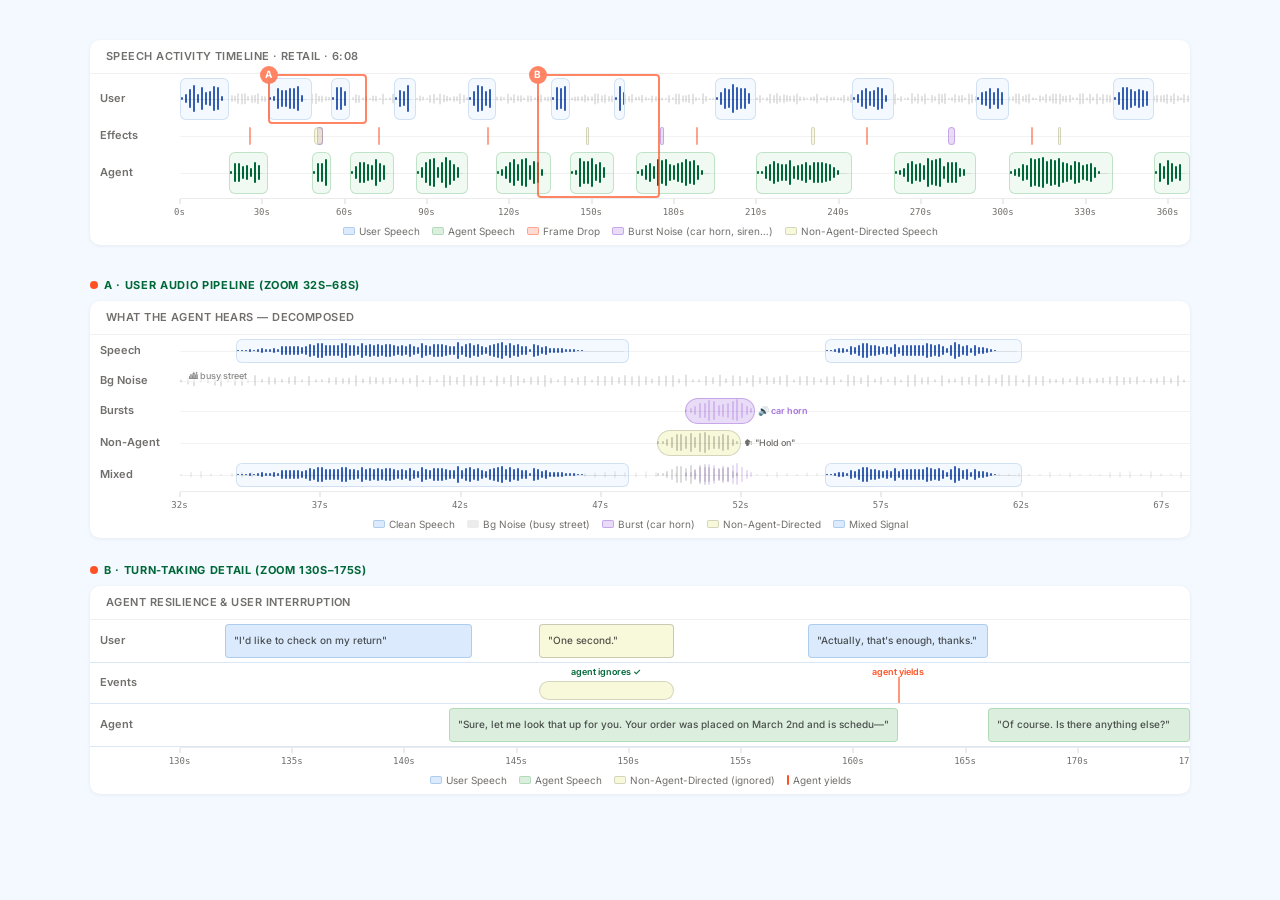
<file: benchmarks/src/experiments/tau_voice/visualization/blog_figure.html>
<!DOCTYPE html>
<html lang="en">
<head>
  <meta charset="UTF-8">
  <meta name="viewport" content="width=device-width, initial-scale=1.0">
  <title>τ-voice · Blog Figure – Simulation Overview</title>
  <link href="https://fonts.googleapis.com/css2?family=Inter:wght@300;400;500;600;700&display=swap" rel="stylesheet">
  <style>
    :root {
      --green: #006838;
      --green-tint: rgba(79, 175, 98, 0.2);
      --charcoal: #302E2D;
      --text: rgba(17, 17, 17, 0.72);
      --text-label: #716F6C;
      --bone: #FAFBFF;
      --page-bg: #F3F9FE;
      --taupe: #625E5B;
      --gray: #C1BCB7;
      --gray-light: rgba(69, 132, 198, 0.2);
      --gray-dark: #898683;
      --orange: #F96205;
      --orange-mid: #EC881B;
      --blue: #345EB2;
      --blue-accent: #4584C6;
      --blue-light: #DBEBFD;
      --purple: #A673DE;
      --purple-light: rgba(166, 115, 222, 0.25);
      --yellow: rgba(235, 235, 152, 0.35);
      --red: #FF5224;
      --sans: 'Inter', -apple-system, BlinkMacSystemFont, sans-serif;
      --mono: 'SF Mono', 'Menlo', 'Consolas', monospace;
    }

    * { margin: 0; padding: 0; box-sizing: border-box; }

    body {
      font-family: var(--sans);
      color: var(--text);
      background: var(--page-bg);
      line-height: 1.5;
      -webkit-font-smoothing: antialiased;
      padding: 40px 24px 60px;
    }

    .figure-container {
      max-width: 1100px;
      margin: 0 auto;
    }

    .figure-title {
      font-size: 14px;
      font-weight: 600;
      color: var(--taupe);
      text-transform: uppercase;
      letter-spacing: 0.06em;
      margin-bottom: 16px;
      text-align: center;
    }

    .figure-caption {
      font-size: 13px;
      color: var(--taupe);
      text-align: center;
      margin-top: 16px;
      line-height: 1.6;
      max-width: 800px;
      margin-left: auto;
      margin-right: auto;
    }

    /* ── Shared track-row layout — lean style ── */
    .track-area {
      position: relative;
      background: #fff;
      border-radius: 10px;
      overflow: hidden;
      box-shadow: 0 1px 4px rgba(0,0,0,0.06);
    }

    .track-header {
      display: flex;
      align-items: center;
      gap: 8px;
      padding: 8px 16px;
      font-size: 11px;
      font-weight: 600;
      color: var(--text-label);
      text-transform: uppercase;
      letter-spacing: 0.04em;
      border-bottom: 1px solid rgba(0,0,0,0.06);
    }

    .track-row {
      display: flex;
    }

    .track-row:last-child { }

    .track-label {
      width: 90px;
      flex-shrink: 0;
      display: flex;
      align-items: center;
      gap: 5px;
      padding: 0 10px;
      font-size: 11px;
      font-weight: 600;
      color: var(--text-label);
    }

    .track-accent {
      display: none;
    }

    .track-content {
      flex: 1;
      min-width: 0;
      position: relative;
      overflow: hidden;
    }

    .track-content::after {
      content: '';
      position: absolute;
      top: 50%;
      left: 0;
      right: 0;
      height: 1px;
      background: rgba(0,0,0,0.05);
    }

    /* Speech blocks */
    .speech {
      position: absolute;
      border-radius: 6px;
      cursor: default;
    }

    .speech::after {
      content: '';
      position: absolute;
      top: 50%;
      left: 4px;
      right: 4px;
      height: 1px;
      background: rgba(0,0,0,0.06);
    }

    .speech-user {
      top: 4px; bottom: 4px;
      background: var(--page-bg);
      border: 1.5px solid var(--gray-light);
    }

    .speech-agent {
      top: 4px; bottom: 4px;
      background: rgba(79, 175, 98, 0.08);
      border: 1.5px solid rgba(79, 175, 98, 0.3);
    }

    /* Waveform bars — drawn from center, symmetric */
    .bar {
      position: absolute;
      width: 2px;
      border-radius: 1px;
    }

    .bar-user { background: var(--blue); }
    .bar-agent { background: var(--green); }

    /* Effect markers — softer colors matching SVG style */
    .effect-marker {
      position: absolute;
      top: 3px;
      bottom: 3px;
      border-radius: 14px;
    }

    .effect-frame-drop {
      background: rgba(255, 82, 36, 0.2);
      border: 1px solid rgba(255, 82, 36, 0.4);
    }

    .effect-burst {
      background: var(--purple-light);
      border: 1px solid rgba(166, 115, 222, 0.5);
    }

    .effect-oot {
      background: var(--yellow);
      border: 1px solid rgba(17, 17, 17, 0.15);
    }

    .effect-bg-noise {
      background: rgba(137, 134, 131, 0.12);
    }

    /* Noise texture for bg noise track */
    .noise-texture {
      position: absolute;
      top: 0; left: 0; right: 0; bottom: 0;
    }

    .noise-bar {
      position: absolute;
      width: 2px;
      border-radius: 1px;
      background: rgba(17, 17, 17, 0.12);
      top: 50%;
      transform: translateY(-50%);
    }

    /* Ruler */
    .ruler {
      display: flex;
    }

    .ruler-spacer {
      width: 90px;
      flex-shrink: 0;
    }

    .ruler-track {
      flex: 1;
      position: relative;
      height: 20px;
      border-top: 1px solid rgba(0,0,0,0.08);
    }

    .ruler-mark {
      position: absolute;
      top: 0;
      width: 1px;
      height: 5px;
      background: rgba(0,0,0,0.15);
      transform: translateX(-50%);
    }

    .ruler-mark::after {
      content: attr(data-time);
      position: absolute;
      top: 7px;
      left: 0;
      font-size: 9px;
      font-family: var(--mono);
      color: var(--text-label);
      white-space: nowrap;
      transform: translateX(-50%);
    }

    /* ── Layout: main + insets ── */
    .main-timeline {
      margin-bottom: 32px;
      position: relative;
    }

    .insets {
      display: flex;
      flex-direction: column;
      gap: 24px;
    }

    .inset {
      position: relative;
    }

    .inset-label {
      font-size: 11px;
      font-weight: 700;
      color: var(--green);
      text-transform: uppercase;
      letter-spacing: 0.06em;
      margin-bottom: 8px;
      display: flex;
      align-items: center;
      gap: 6px;
    }

    .inset-label::before {
      content: '';
      width: 8px;
      height: 8px;
      border-radius: 50%;
      background: var(--red);
      flex-shrink: 0;
    }

    /* Zoom connector lines */
    .zoom-bracket {
      position: absolute;
      border: 2px solid var(--red);
      border-radius: 4px;
      pointer-events: none;
      z-index: 10;
      opacity: 0.7;
    }

    .zoom-label {
      position: absolute;
      top: -10px;
      left: -10px;
      width: 18px;
      height: 18px;
      border-radius: 50%;
      background: var(--red);
      color: #fff;
      font-size: 10px;
      font-weight: 700;
      display: flex;
      align-items: center;
      justify-content: center;
      opacity: 1;
    }

    .zoom-line {
      position: absolute;
      border-top: 2px dashed var(--green);
      opacity: 0.3;
      z-index: 5;
    }

    /* ── Inset B: Turn-taking detail ── */
    .turn-row {
      display: flex;
      border-bottom: 1px solid var(--gray-light);
    }

    .turn-row:last-child { border-bottom: none; }

    .turn-label {
      width: 90px;
      flex-shrink: 0;
      padding: 6px 10px;
      font-size: 11px;
      font-weight: 600;
      color: var(--text-label);
      display: flex;
      align-items: center;
      gap: 5px;
    }

    .turn-content {
      flex: 1;
      position: relative;
      min-height: 36px;
      overflow: hidden;
    }

    .turn-block {
      position: absolute;
      top: 4px;
      bottom: 4px;
      border-radius: 4px;
      display: flex;
      align-items: center;
      padding: 0 8px;
      font-size: 10px;
      font-weight: 500;
      color: #fff;
      overflow: hidden;
      white-space: nowrap;
      text-overflow: ellipsis;
    }

    .turn-block-user {
      background: var(--blue-light);
      color: var(--text);
      border: 1px solid rgba(69, 132, 198, 0.3);
    }

    .turn-block-agent {
      background: var(--green-tint);
      color: var(--text);
      border: 1px solid rgba(79, 175, 98, 0.3);
    }

    .turn-block-oot {
      background: var(--yellow);
      color: var(--text);
      border: 1.5px solid rgba(17, 17, 17, 0.2);
    }

    .turn-block-silence {
      background: transparent;
      border: 1.5px dashed var(--gray-light);
      color: var(--text-label);
    }

    /* Annotation callouts */
    .callout {
      position: absolute;
      font-size: 9px;
      font-weight: 600;
      white-space: nowrap;
      z-index: 10;
    }

    .callout-line {
      position: absolute;
      border-left: 1px solid;
      z-index: 9;
    }

    .callout-green { color: var(--green); }
    .callout-orange { color: var(--red); }
    .callout-purple { color: var(--purple); }

    /* Legend */
    .legend {
      display: flex;
      flex-wrap: wrap;
      gap: 3px 12px;
      padding: 6px 16px;
      justify-content: center;
    }

    .legend-item {
      display: flex;
      align-items: center;
      gap: 4px;
      font-size: 10px;
      color: var(--text-label);
    }

    .legend-swatch {
      width: 12px;
      height: 8px;
      border-radius: 2px;
    }

    /* Waveform track heights */
    .h-speech { height: 50px; }
    .h-effects { height: 24px; }
    .h-detail { height: 32px; }
    .h-noise { height: 28px; }

    @media (max-width: 768px) {
      .insets { grid-template-columns: 1fr; }
      .track-label, .ruler-spacer, .turn-label { width: 60px; font-size: 9px; }
    }
  </style>
</head>
<body>
<div class="figure-container">


  <!-- ═══════════════════════════════════════
       MAIN TIMELINE
       ═══════════════════════════════════════ -->
  <div class="main-timeline">
    <div class="track-area" id="mainTimeline">
      <div class="track-header">Speech Activity Timeline · retail · 6:08</div>

      <!-- User track -->
      <div class="track-row">
        <div class="track-label">
          <div class="track-accent" style="background: var(--blue-accent)"></div>
          User
        </div>
        <div class="track-content h-speech" id="userTrack"></div>
      </div>

      <!-- Effects track -->
      <div class="track-row">
        <div class="track-label">
          <div class="track-accent" style="background: var(--gray-dark)"></div>
          Effects
        </div>
        <div class="track-content h-effects" id="effectsTrack"></div>
      </div>

      <!-- Agent track -->
      <div class="track-row">
        <div class="track-label">
          <div class="track-accent" style="background: var(--green)"></div>
          Agent
        </div>
        <div class="track-content h-speech" id="agentTrack"></div>
      </div>

      <!-- Ruler -->
      <div class="ruler">
        <div class="ruler-spacer"></div>
        <div class="ruler-track" id="mainRuler"></div>
      </div>

      <!-- Legend -->
      <div class="legend">
        <div class="legend-item"><div class="legend-swatch" style="background: var(--blue-light); border: 1px solid rgba(69,132,198,0.3)"></div>User Speech</div>
        <div class="legend-item"><div class="legend-swatch" style="background: var(--green-tint); border: 1px solid rgba(79,175,98,0.3)"></div>Agent Speech</div>
        <div class="legend-item"><div class="legend-swatch" style="background: rgba(255,82,36,0.2); border: 1px solid rgba(255,82,36,0.4)"></div>Frame Drop</div>
        <div class="legend-item"><div class="legend-swatch" style="background: var(--purple-light); border: 1px solid rgba(166,115,222,0.5)"></div>Burst Noise (car horn, siren…)</div>
        <div class="legend-item"><div class="legend-swatch" style="background: var(--yellow); border: 1px solid rgba(17,17,17,0.15)"></div>Non-Agent-Directed Speech</div>
      </div>
    </div>

    <!-- Zoom brackets (drawn by JS) -->
    <div id="zoomBracketA" class="zoom-bracket" style="display:none"><span class="zoom-label">A</span></div>
    <div id="zoomBracketB" class="zoom-bracket" style="display:none"><span class="zoom-label">B</span></div>
  </div>

  <!-- ═══════════════════════════════════════
       INSETS
       ═══════════════════════════════════════ -->
  <div class="insets">

    <!-- INSET A: User audio pipeline decomposition -->
    <div class="inset">
      <div class="inset-label">A · User Audio Pipeline (zoom 32s–68s)</div>
      <div class="track-area">
        <div class="track-header">What the agent hears — decomposed</div>

        <div class="track-row">
          <div class="track-label">Speech</div>
          <div class="track-content h-detail" id="insetASpeech"></div>
        </div>

        <div class="track-row">
          <div class="track-label">Bg Noise</div>
          <div class="track-content h-noise" id="insetABgNoise"></div>
        </div>

        <div class="track-row">
          <div class="track-label">Bursts</div>
          <div class="track-content h-detail" id="insetABurst"></div>
        </div>

        <div class="track-row">
          <div class="track-label">Non-Agent</div>
          <div class="track-content h-detail" id="insetAOot"></div>
        </div>

        <div class="track-row">
          <div class="track-label">Mixed</div>
          <div class="track-content h-detail" id="insetAMixed"></div>
        </div>

        <div class="ruler">
          <div class="ruler-spacer"></div>
          <div class="ruler-track" id="insetARuler"></div>
        </div>

        <div class="legend">
          <div class="legend-item"><div class="legend-swatch" style="background: var(--blue-light); border: 1px solid rgba(69,132,198,0.3)"></div>Clean Speech</div>
          <div class="legend-item"><div class="legend-swatch" style="background: rgba(17,17,17,0.08)"></div>Bg Noise (busy street)</div>
          <div class="legend-item"><div class="legend-swatch" style="background: var(--purple-light); border: 1px solid rgba(166,115,222,0.5)"></div>Burst (car horn)</div>
          <div class="legend-item"><div class="legend-swatch" style="background: var(--yellow); border: 1px solid rgba(17,17,17,0.15)"></div>Non-Agent-Directed</div>
          <div class="legend-item"><div class="legend-swatch" style="background: var(--blue-light); border: 1px solid rgba(69,132,198,0.3)"></div>Mixed Signal</div>
        </div>
      </div>
    </div>

    <!-- INSET B: Turn-taking interaction -->
    <div class="inset">
      <div class="inset-label">B · Turn-Taking Detail (zoom 130s–175s)</div>
      <div class="track-area">
        <div class="track-header">Agent resilience & user interruption</div>

        <div class="turn-row">
          <div class="turn-label"><div class="track-accent" style="background: var(--blue-accent)"></div>User</div>
          <div class="turn-content" id="insetBUser" style="height: 42px"></div>
        </div>

        <div class="turn-row">
          <div class="turn-label"><div class="track-accent" style="background: var(--gray-dark)"></div>Events</div>
          <div class="turn-content" id="insetBEvents" style="height: 40px"></div>
        </div>

        <div class="turn-row">
          <div class="turn-label"><div class="track-accent" style="background: var(--green)"></div>Agent</div>
          <div class="turn-content" id="insetBAgent" style="height: 42px"></div>
        </div>

        <div class="ruler">
          <div class="ruler-spacer"></div>
          <div class="ruler-track" id="insetBRuler"></div>
        </div>

        <div class="legend">
          <div class="legend-item"><div class="legend-swatch" style="background: var(--blue-light); border: 1px solid rgba(69,132,198,0.3)"></div>User Speech</div>
          <div class="legend-item"><div class="legend-swatch" style="background: var(--green-tint); border: 1px solid rgba(79,175,98,0.3)"></div>Agent Speech</div>
          <div class="legend-item"><div class="legend-swatch" style="background: var(--yellow); border: 1px solid rgba(17,17,17,0.15)"></div>Non-Agent-Directed (ignored)</div>
          <div class="legend-item"><span style="display:inline-block; width:2px; height:10px; background:var(--red); border-radius:1px"></span>Agent yields</div>
        </div>
      </div>
    </div>

  </div>


</div>

<script>
(function() {
  'use strict';

  // Seeded random for reproducible waveform bars
  function seededRand(seed) {
    let s = seed;
    return function() { s = (s * 16807) % 2147483647; return s / 2147483647; };
  }

  // ═══════════════════════════════════════
  // MAIN TIMELINE (0–368s)
  // ═══════════════════════════════════════
  const totalDur = 368;

  // Synthetic speech segments (approximate a real retail sim)
  const userSegs = [
    { s: 0, e: 18 },    // greeting + request
    { s: 32, e: 48 },   // explains issue
    { s: 55, e: 62 },   // clarification
    { s: 78, e: 86 },   // responds to question
    { s: 105, e: 115 }, // gives order number
    { s: 135, e: 142 }, // asks follow-up
    { s: 158, e: 162 }, // interrupts agent
    { s: 195, e: 210 }, // detailed complaint
    { s: 245, e: 260 }, // follow-up request
    { s: 290, e: 302 }, // final question
    { s: 340, e: 355 }, // goodbye
  ];

  const agentSegs = [
    { s: 18, e: 32 },   // greeting + how can I help
    { s: 48, e: 55 },   // asks clarifying question
    { s: 62, e: 78 },   // processes, explains
    { s: 86, e: 105 },  // looks up order, responds
    { s: 115, e: 135 }, // provides info
    { s: 142, e: 158 }, // long explanation (gets interrupted at 158)
    { s: 166, e: 195 }, // responds after interruption
    { s: 210, e: 245 }, // handles complaint
    { s: 260, e: 290 }, // processes request
    { s: 302, e: 340 }, // final response
    { s: 355, e: 368 }, // goodbye
  ];

  // Effects
  const effects = [
    { type: 'frame_drop', s: 25, w: 0.3 },
    { type: 'frame_drop', s: 72, w: 0.5 },
    { type: 'frame_drop', s: 112, w: 0.2 },
    { type: 'frame_drop', s: 188, w: 0.4 },
    { type: 'frame_drop', s: 250, w: 0.3 },
    { type: 'frame_drop', s: 310, w: 0.5 },
    { type: 'burst', s: 50, w: 2 },
    { type: 'burst', s: 175, w: 1.5 },
    { type: 'burst', s: 280, w: 2.5 },
    { type: 'oot', s: 49, w: 3 },
    { type: 'oot', s: 148, w: 1 },
    { type: 'oot', s: 230, w: 1.5 },
    { type: 'oot', s: 320, w: 1 },
  ];

  const BAR_SPACING_PX = 4;

  function addSpeechBlocks(container, segs, type, dur) {
    const rand = seededRand(type === 'user' ? 42 : 137);
    segs.forEach(seg => {
      const el = document.createElement('div');
      el.className = `speech speech-${type}`;
      const leftPct = seg.s / dur * 100;
      const widthPct = (seg.e - seg.s) / dur * 100;
      el.style.left = leftPct + '%';
      el.style.width = widthPct + '%';
      el.style.overflow = 'hidden';
      container.appendChild(el);

      const segDurSec = seg.e - seg.s;

      // Use a fixed pixel spacing via inline absolute px positioning
      // We estimate container width ~ 900px (typical), compute bar count
      const estContainerW = 900;
      const estBlockW = widthPct / 100 * estContainerW;
      const barCount = Math.max(4, Math.floor(estBlockW / BAR_SPACING_PX));

      for (let i = 0; i < barCount; i++) {
        const t = i / barCount;

        const edgeFade = Math.min(t * 5, (1 - t) * 5, 1);
        const syllableRate = 3.5 + rand() * 1.5;
        const syllablePhase = rand() * Math.PI * 2;
        const syllable = 0.35 + 0.65 * Math.pow(Math.abs(Math.sin(t * segDurSec * syllableRate + syllablePhase)), 0.6);
        const micro = 0.6 + rand() * 0.4;
        const amp = edgeFade * syllable * micro;
        const heightPct = Math.max(6, amp * 80);

        const bar = document.createElement('div');
        bar.className = `bar bar-${type}`;
        bar.style.height = heightPct + '%';
        bar.style.left = (i * BAR_SPACING_PX) + 'px';
        bar.style.top = ((50 - heightPct / 2)) + '%';
        el.appendChild(bar);
      }
    });
  }

  function addEffects(container, effects, dur) {
    effects.forEach(e => {
      const el = document.createElement('div');
      const cls = e.type === 'burst' ? 'effect-burst' :
                  e.type === 'oot' ? 'effect-oot' : 'effect-frame-drop';
      el.className = `effect-marker ${cls}`;
      el.style.left = (e.s / dur * 100) + '%';
      el.style.width = Math.max(0.15, (e.w / dur * 100)) + '%';
      container.appendChild(el);
    });
  }

  function addRuler(container, dur, step, offset) {
    const off = offset || 0;
    for (let t = 0; t <= dur; t += step) {
      const mark = document.createElement('div');
      mark.className = 'ruler-mark';
      mark.style.left = (t / dur * 100) + '%';
      mark.dataset.time = Math.round(t + off) + 's';
      container.appendChild(mark);
    }
  }

  // Background noise texture on user track (continuous)
  const mainUserTrack = document.getElementById('userTrack');
  const noiseRand = seededRand(777);
  for (let i = 0; i < 300; i++) {
    const bar = document.createElement('div');
    bar.className = 'noise-bar';
    bar.style.height = (2 + noiseRand() * 10) + 'px';
    bar.style.left = (i / 300 * 100) + '%';
    mainUserTrack.appendChild(bar);
  }

  addSpeechBlocks(mainUserTrack, userSegs, 'user', totalDur);
  addSpeechBlocks(document.getElementById('agentTrack'), agentSegs, 'agent', totalDur);
  addEffects(document.getElementById('effectsTrack'), effects, totalDur);
  addRuler(document.getElementById('mainRuler'), totalDur, 30);

  // ═══════════════════════════════════════
  // INSET A: User audio pipeline (32s–68s)
  // ═══════════════════════════════════════
  const insetAStart = 32, insetAEnd = 68, insetADur = 36;

  // Speech segments in this window
  const insetASpeechSegs = [
    { s: 34, e: 48 },  // user explains issue
    { s: 55, e: 62 },  // clarification
  ];

  function remap(segs, ws, dur) {
    return segs.map(seg => ({ s: Math.max(0, seg.s - ws), e: Math.min(dur, seg.e - ws) }))
               .filter(s => s.e > 0 && s.s < dur);
  }

  addSpeechBlocks(document.getElementById('insetASpeech'), remap(insetASpeechSegs, insetAStart, insetADur), 'user', insetADur);

  // Background noise — continuous texture
  const bgNoiseEl = document.getElementById('insetABgNoise');
  const rand = seededRand(999);
  for (let i = 0; i < 150; i++) {
    const bar = document.createElement('div');
    bar.className = 'noise-bar';
    bar.style.height = (3 + rand() * 10) + 'px';
    bar.style.left = (i / 150 * 100) + '%';
    bgNoiseEl.appendChild(bar);
  }
  // Inline label — positioned at top-left to avoid center line
  const bgLabel = document.createElement('span');
  bgLabel.style.cssText = 'position:absolute; left:6px; top:2px; font-size:9px; font-weight:500; color:var(--text-label); opacity:0.8; white-space:nowrap; z-index:2; background:rgba(255,255,255,0.7); padding:0 3px; border-radius:2px;';
  bgLabel.textContent = '🏙 busy street';
  bgNoiseEl.appendChild(bgLabel);

  // Light waveform bars for effect tracks
  function addLightWaveform(container, startSec, durSec, color, seed) {
    const r = seededRand(seed);
    const startRel = (startSec - insetAStart) / insetADur;
    const estW = durSec / insetADur * 900;
    const count = Math.max(4, Math.floor(estW / 4));
    for (let i = 0; i < count; i++) {
      const t = i / count;
      const edgeFade = Math.min(t * 4, (1 - t) * 4, 1);
      const amp = edgeFade * (0.5 + r() * 0.5);
      const heightPct = Math.max(8, amp * 70);
      const bar = document.createElement('div');
      bar.style.cssText = `position:absolute; width:2px; border-radius:1px; background:${color};`
        + `height:${heightPct}%; left:${(startRel * 100 + t * durSec / insetADur * 100)}%;`
        + `top:${50 - heightPct / 2}%;`;
      container.appendChild(bar);
    }
  }

  // Burst noise at ~50s (car horn, ~2.5s duration)
  const burstEl = document.getElementById('insetABurst');
  const burstStartSec = 50, burstDurSec = 2.5;
  const burstStartRel = (burstStartSec - insetAStart) / insetADur;
  const burstWidthRel = burstDurSec / insetADur;
  const burstBlock = document.createElement('div');
  burstBlock.className = 'effect-marker effect-burst';
  burstBlock.style.left = (burstStartRel * 100) + '%';
  burstBlock.style.width = (burstWidthRel * 100) + '%';
  burstBlock.style.top = '3px'; burstBlock.style.bottom = '3px';
  burstBlock.style.overflow = 'visible';
  burstEl.appendChild(burstBlock);
  addLightWaveform(burstEl, burstStartSec, burstDurSec, 'rgba(166,115,222,0.35)', 333);
  // Label positioned to the right of the block
  const burstLabel = document.createElement('span');
  burstLabel.style.cssText = 'position:absolute; left:calc(100% + 4px); top:50%; transform:translateY(-50%); font-size:9px; font-weight:600; color:var(--purple); white-space:nowrap;';
  burstLabel.textContent = '🔊 car horn';
  burstBlock.appendChild(burstLabel);

  // Non-agent-directed speech in the gap (~49-52s)
  const ootEl = document.getElementById('insetAOot');
  const ootStartSec = 49, ootDurSec = 3;
  const ootStartRel = (ootStartSec - insetAStart) / insetADur;
  const ootWidthRel = ootDurSec / insetADur;
  const ootBlock = document.createElement('div');
  ootBlock.className = 'effect-marker effect-oot';
  ootBlock.style.left = (ootStartRel * 100) + '%';
  ootBlock.style.width = (ootWidthRel * 100) + '%';
  ootBlock.style.top = '3px'; ootBlock.style.bottom = '3px';
  ootBlock.style.overflow = 'visible';
  const ootLabel2 = document.createElement('span');
  ootLabel2.style.cssText = 'position:absolute; left:calc(100% + 4px); top:50%; transform:translateY(-50%); font-size:9px; font-weight:500; color:var(--text-label); white-space:nowrap;';
  ootLabel2.textContent = '🗣 "Hold on"';
  ootBlock.appendChild(ootLabel2);
  ootEl.appendChild(ootBlock);
  addLightWaveform(ootEl, ootStartSec, ootDurSec, 'rgba(17,17,17,0.2)', 555);

  // Mixed output — combination of all the above
  const mixedEl = document.getElementById('insetAMixed');
  addSpeechBlocks(mixedEl, remap(insetASpeechSegs, insetAStart, insetADur), 'user', insetADur);
  // Light waveforms from burst and OOT in the mix
  addLightWaveform(mixedEl, burstStartSec, burstDurSec, 'rgba(166,115,222,0.25)', 333);
  addLightWaveform(mixedEl, ootStartSec, ootDurSec, 'rgba(17,17,17,0.15)', 555);
  // Noise bars across full width
  const rand2 = seededRand(888);
  for (let i = 0; i < 100; i++) {
    const bar = document.createElement('div');
    bar.className = 'noise-bar';
    bar.style.height = (2 + rand2() * 6) + 'px';
    bar.style.left = (i / 100 * 100) + '%';
    bar.style.opacity = '0.5';
    mixedEl.appendChild(bar);
  }

  addRuler(document.getElementById('insetARuler'), insetADur, 5, insetAStart);

  // ═══════════════════════════════════════
  // INSET B: Turn-taking detail (130s–175s)
  // ═══════════════════════════════════════
  const insetBStart = 130, insetBEnd = 175, insetBDur = 45;

  const userB = document.getElementById('insetBUser');
  const eventsB = document.getElementById('insetBEvents');
  const agentB = document.getElementById('insetBAgent');

  function addTurnBlock(container, s, e, cls, text) {
    const el = document.createElement('div');
    el.className = `turn-block ${cls}`;
    el.style.left = ((s - insetBStart) / insetBDur * 100) + '%';
    el.style.width = ((e - s) / insetBDur * 100) + '%';
    el.textContent = text;
    container.appendChild(el);
  }

  function addCallout(container, x, text, cls, yPx, lineH) {
    const callout = document.createElement('div');
    callout.className = `callout ${cls}`;
    callout.style.left = ((x - insetBStart) / insetBDur * 100) + '%';
    callout.style.top = yPx + 'px';
    callout.textContent = text;
    callout.style.transform = 'translateX(-50%)';
    container.appendChild(callout);
  }

  // User speech blocks — wider so text fits
  addTurnBlock(userB, 132, 143, 'turn-block-user', '"I\'d like to check on my return"');

  // Non-agent-directed speech (user says something not meant for the agent)
  addTurnBlock(userB, 146, 152, 'turn-block-oot', '"One second."');

  // User interrupts agent — genuine turn-take
  addTurnBlock(userB, 158, 166, 'turn-block-user', '"Actually, that\'s enough, thanks."');

  // Events row — markers at bottom, callouts at top
  const ootLabel = document.createElement('div');
  ootLabel.className = 'effect-marker effect-oot';
  ootLabel.style.left = ((146 - insetBStart) / insetBDur * 100) + '%';
  ootLabel.style.width = ((152 - 146) / insetBDur * 100) + '%';
  ootLabel.style.top = '18px'; ootLabel.style.bottom = '3px';
  eventsB.appendChild(ootLabel);

  // Annotation: "Agent ignores" at top of events row
  addCallout(eventsB, 149, 'agent ignores ✓', 'callout-green', 2, 0);

  // Annotation: "Agent yields" marker at the point where agent stops
  const intLine = document.createElement('div');
  intLine.style.cssText = `position:absolute; left:${((162 - insetBStart) / insetBDur * 100)}%; top:14px; bottom:0; width:2px; background:var(--red); opacity:0.6; z-index:10;`;
  eventsB.appendChild(intLine);
  addCallout(eventsB, 162, 'agent yields', 'callout-orange', 2, 0);

  // Agent speech blocks — stops at 162 when user interrupts
  addTurnBlock(agentB, 142, 162, 'turn-block-agent', '"Sure, let me look that up for you. Your order was placed on March 2nd and is schedu—"');

  // Agent responds after user is done
  addTurnBlock(agentB, 166, 175, 'turn-block-agent', '"Of course. Is there anything else?"');

  addRuler(document.getElementById('insetBRuler'), insetBDur, 5, insetBStart);

  // ═══════════════════════════════════════
  // Zoom bracket overlays on main timeline
  // ═══════════════════════════════════════
  function drawZoomBrackets() {
    const wrapper = document.querySelector('.main-timeline');
    const userTrack = document.getElementById('userTrack');
    const effectsTrack = document.getElementById('effectsTrack');
    const agentTrack = document.getElementById('agentTrack');
    if (!wrapper || !userTrack) return;

    const wRect = wrapper.getBoundingClientRect();
    const uRect = userTrack.getBoundingClientRect();
    const eRect = effectsTrack.getBoundingClientRect();
    const aRect = agentTrack.getBoundingClientRect();

    // Bracket A (40s–65s) on user track only
    const bracketA = document.getElementById('zoomBracketA');
    const xA1 = uRect.left + (insetAStart / totalDur) * uRect.width - wRect.left;
    const xA2 = uRect.left + (insetAEnd / totalDur) * uRect.width - wRect.left;
    bracketA.style.display = 'block';
    bracketA.style.left = xA1 + 'px';
    bracketA.style.width = (xA2 - xA1) + 'px';
    bracketA.style.top = (uRect.top - wRect.top) + 'px';
    bracketA.style.height = uRect.height + 'px';

    // Bracket B (130s–175s) spanning all 3 tracks
    const bracketB = document.getElementById('zoomBracketB');
    const xB1 = uRect.left + (insetBStart / totalDur) * uRect.width - wRect.left;
    const xB2 = uRect.left + (insetBEnd / totalDur) * uRect.width - wRect.left;
    bracketB.style.display = 'block';
    bracketB.style.left = xB1 + 'px';
    bracketB.style.width = (xB2 - xB1) + 'px';
    bracketB.style.top = (uRect.top - wRect.top) + 'px';
    bracketB.style.height = (aRect.bottom - uRect.top) + 'px';
  }

  requestAnimationFrame(drawZoomBrackets);
  window.addEventListener('resize', () => requestAnimationFrame(drawZoomBrackets));
})();
</script>
</body>
</html>
</file>
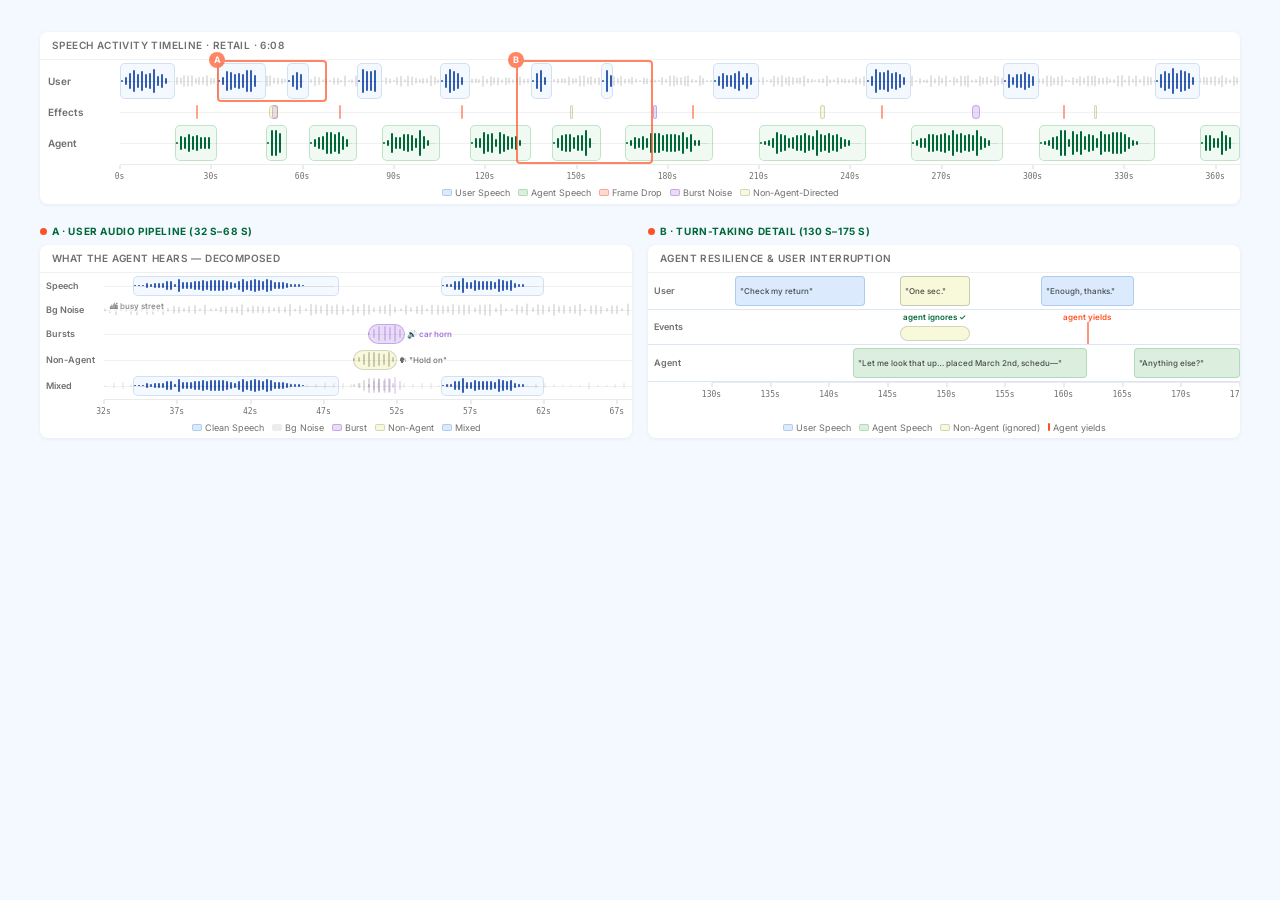
<file: benchmarks/src/experiments/tau_voice/visualization/blog_figure_landscape.html>
<!DOCTYPE html>
<html lang="en">
<head>
  <meta charset="UTF-8">
  <meta name="viewport" content="width=device-width, initial-scale=1.0">
  <title>τ-voice · Blog Figure – Landscape</title>
  <link href="https://fonts.googleapis.com/css2?family=Inter:wght@300;400;500;600;700&display=swap" rel="stylesheet">
  <style>
    :root {
      --green: #006838;
      --green-tint: rgba(79, 175, 98, 0.2);
      --charcoal: #302E2D;
      --text: rgba(17, 17, 17, 0.72);
      --text-label: #716F6C;
      --bone: #FAFBFF;
      --page-bg: #F3F9FE;
      --taupe: #625E5B;
      --gray: #C1BCB7;
      --gray-light: rgba(69, 132, 198, 0.2);
      --gray-dark: #898683;
      --orange: #F96205;
      --orange-mid: #EC881B;
      --blue: #345EB2;
      --blue-accent: #4584C6;
      --blue-light: #DBEBFD;
      --purple: #A673DE;
      --purple-light: rgba(166, 115, 222, 0.25);
      --yellow: rgba(235, 235, 152, 0.35);
      --red: #FF5224;
      --sans: 'Inter', -apple-system, BlinkMacSystemFont, sans-serif;
      --mono: 'SF Mono', 'Menlo', 'Consolas', monospace;
    }

    * { margin: 0; padding: 0; box-sizing: border-box; }

    body {
      font-family: var(--sans);
      color: var(--text);
      background: var(--page-bg);
      line-height: 1.5;
      -webkit-font-smoothing: antialiased;
      padding: 32px 24px 40px;
    }

    .figure-container {
      max-width: 1200px;
      margin: 0 auto;
    }

    /* ── Shared track-row layout ── */
    .track-area {
      position: relative;
      background: #fff;
      border-radius: 8px;
      overflow: hidden;
      box-shadow: 0 1px 4px rgba(0,0,0,0.06);
    }

    .track-header {
      display: flex;
      align-items: center;
      gap: 8px;
      padding: 6px 12px;
      font-size: 10px;
      font-weight: 600;
      color: var(--text-label);
      text-transform: uppercase;
      letter-spacing: 0.04em;
      border-bottom: 1px solid rgba(0,0,0,0.06);
    }

    .track-row {
      display: flex;
    }

    .track-label {
      width: 80px;
      flex-shrink: 0;
      display: flex;
      align-items: center;
      gap: 4px;
      padding: 0 8px;
      font-size: 10px;
      font-weight: 600;
      color: var(--text-label);
    }

    .track-accent { display: none; }

    .track-content {
      flex: 1;
      min-width: 0;
      position: relative;
      overflow: hidden;
    }

    .track-content::after {
      content: '';
      position: absolute;
      top: 50%;
      left: 0;
      right: 0;
      height: 1px;
      background: rgba(0,0,0,0.05);
    }

    /* Speech blocks */
    .speech {
      position: absolute;
      border-radius: 5px;
      cursor: default;
    }

    .speech::after {
      content: '';
      position: absolute;
      top: 50%;
      left: 4px;
      right: 4px;
      height: 1px;
      background: rgba(0,0,0,0.06);
    }

    .speech-user {
      top: 3px; bottom: 3px;
      background: var(--page-bg);
      border: 1.5px solid var(--gray-light);
    }

    .speech-agent {
      top: 3px; bottom: 3px;
      background: rgba(79, 175, 98, 0.08);
      border: 1.5px solid rgba(79, 175, 98, 0.3);
    }

    /* Waveform bars */
    .bar {
      position: absolute;
      width: 2px;
      border-radius: 1px;
    }

    .bar-user { background: var(--blue); }
    .bar-agent { background: var(--green); }

    /* Effect markers */
    .effect-marker {
      position: absolute;
      top: 3px;
      bottom: 3px;
      border-radius: 14px;
    }

    .effect-frame-drop {
      background: rgba(255, 82, 36, 0.2);
      border: 1px solid rgba(255, 82, 36, 0.4);
    }

    .effect-burst {
      background: var(--purple-light);
      border: 1px solid rgba(166, 115, 222, 0.5);
    }

    .effect-oot {
      background: var(--yellow);
      border: 1px solid rgba(17, 17, 17, 0.15);
    }

    .noise-bar {
      position: absolute;
      width: 2px;
      border-radius: 1px;
      background: rgba(17, 17, 17, 0.12);
      top: 50%;
      transform: translateY(-50%);
    }

    /* Ruler */
    .ruler {
      display: flex;
    }

    .ruler-spacer {
      width: 80px;
      flex-shrink: 0;
    }

    .ruler-track {
      flex: 1;
      position: relative;
      height: 18px;
      border-top: 1px solid rgba(0,0,0,0.08);
    }

    .ruler-mark {
      position: absolute;
      top: 0;
      width: 1px;
      height: 4px;
      background: rgba(0,0,0,0.15);
      transform: translateX(-50%);
    }

    .ruler-mark::after {
      content: attr(data-time);
      position: absolute;
      top: 6px;
      left: 0;
      font-size: 8px;
      font-family: var(--mono);
      color: var(--text-label);
      white-space: nowrap;
      transform: translateX(-50%);
    }

    /* ── Layout: main on top, insets side-by-side below ── */
    .main-timeline {
      margin-bottom: 20px;
      position: relative;
    }

    .insets {
      display: flex;
      flex-direction: row;
      gap: 16px;
    }

    .inset {
      flex: 1;
      min-width: 0;
      position: relative;
      display: flex;
      flex-direction: column;
    }

    .inset-label {
      font-size: 10px;
      font-weight: 700;
      color: var(--green);
      text-transform: uppercase;
      letter-spacing: 0.06em;
      margin-bottom: 6px;
      display: flex;
      align-items: center;
      gap: 5px;
    }

    .inset-label::before {
      content: '';
      width: 7px;
      height: 7px;
      border-radius: 50%;
      background: var(--red);
      flex-shrink: 0;
    }

    .inset .track-area {
      flex: 1;
      display: flex;
      flex-direction: column;
    }

    /* Inset-specific narrower labels */
    .inset .track-label,
    .inset .turn-label {
      width: 64px;
      font-size: 9px;
      padding: 0 6px;
    }

    .inset .ruler-spacer {
      width: 64px;
    }

    /* Zoom brackets */
    .zoom-bracket {
      position: absolute;
      border: 2px solid var(--red);
      border-radius: 4px;
      pointer-events: none;
      z-index: 10;
      opacity: 0.7;
    }

    .zoom-label {
      position: absolute;
      top: -10px;
      left: -10px;
      width: 16px;
      height: 16px;
      border-radius: 50%;
      background: var(--red);
      color: #fff;
      font-size: 9px;
      font-weight: 700;
      display: flex;
      align-items: center;
      justify-content: center;
      opacity: 1;
    }

    /* ── Inset B: Turn-taking detail ── */
    .turn-row {
      display: flex;
      border-bottom: 1px solid var(--gray-light);
    }

    .turn-row:last-child { border-bottom: none; }

    .turn-label {
      width: 64px;
      flex-shrink: 0;
      padding: 4px 6px;
      font-size: 9px;
      font-weight: 600;
      color: var(--text-label);
      display: flex;
      align-items: center;
      gap: 4px;
    }

    .turn-content {
      flex: 1;
      position: relative;
      min-height: 32px;
      overflow: hidden;
    }

    .turn-block {
      position: absolute;
      top: 3px;
      bottom: 3px;
      border-radius: 4px;
      display: flex;
      align-items: center;
      padding: 0 4px;
      font-size: 8px;
      font-weight: 500;
      color: #fff;
      overflow: hidden;
      white-space: nowrap;
      text-overflow: ellipsis;
    }

    .turn-block-user {
      background: var(--blue-light);
      color: var(--text);
      border: 1px solid rgba(69, 132, 198, 0.3);
    }

    .turn-block-agent {
      background: var(--green-tint);
      color: var(--text);
      border: 1px solid rgba(79, 175, 98, 0.3);
    }

    .turn-block-oot {
      background: var(--yellow);
      color: var(--text);
      border: 1.5px solid rgba(17, 17, 17, 0.2);
    }

    /* Annotation callouts */
    .callout {
      position: absolute;
      font-size: 8px;
      font-weight: 600;
      white-space: nowrap;
      z-index: 10;
    }

    .callout-green { color: var(--green); }
    .callout-orange { color: var(--red); }

    /* Legend */
    .legend {
      display: flex;
      flex-wrap: wrap;
      gap: 2px 8px;
      padding: 4px 10px;
      justify-content: center;
    }

    .legend-item {
      display: flex;
      align-items: center;
      gap: 3px;
      font-size: 9px;
      color: var(--text-label);
    }

    .legend-swatch {
      width: 10px;
      height: 7px;
      border-radius: 2px;
    }

    /* Track heights — compact */
    .h-speech { height: 42px; }
    .h-effects { height: 20px; }
    .h-detail { height: 26px; }
    .h-noise { height: 22px; }

    @media (max-width: 900px) {
      .insets { flex-direction: column; }
    }
  </style>
</head>
<body>
<div class="figure-container">

  <!-- ═══════════════════════════════════════
       MAIN TIMELINE
       ═══════════════════════════════════════ -->
  <div class="main-timeline">
    <div class="track-area" id="mainTimeline">
      <div class="track-header">Speech Activity Timeline · retail · 6:08</div>

      <!-- User track -->
      <div class="track-row">
        <div class="track-label">User</div>
        <div class="track-content h-speech" id="userTrack"></div>
      </div>

      <!-- Effects track -->
      <div class="track-row">
        <div class="track-label">Effects</div>
        <div class="track-content h-effects" id="effectsTrack"></div>
      </div>

      <!-- Agent track -->
      <div class="track-row">
        <div class="track-label">Agent</div>
        <div class="track-content h-speech" id="agentTrack"></div>
      </div>

      <!-- Ruler -->
      <div class="ruler">
        <div class="ruler-spacer"></div>
        <div class="ruler-track" id="mainRuler"></div>
      </div>

      <!-- Legend -->
      <div class="legend">
        <div class="legend-item"><div class="legend-swatch" style="background: var(--blue-light); border: 1px solid rgba(69,132,198,0.3)"></div>User Speech</div>
        <div class="legend-item"><div class="legend-swatch" style="background: var(--green-tint); border: 1px solid rgba(79,175,98,0.3)"></div>Agent Speech</div>
        <div class="legend-item"><div class="legend-swatch" style="background: rgba(255,82,36,0.2); border: 1px solid rgba(255,82,36,0.4)"></div>Frame Drop</div>
        <div class="legend-item"><div class="legend-swatch" style="background: var(--purple-light); border: 1px solid rgba(166,115,222,0.5)"></div>Burst Noise</div>
        <div class="legend-item"><div class="legend-swatch" style="background: var(--yellow); border: 1px solid rgba(17,17,17,0.15)"></div>Non-Agent-Directed</div>
      </div>
    </div>

    <!-- Zoom brackets (drawn by JS) -->
    <div id="zoomBracketA" class="zoom-bracket" style="display:none"><span class="zoom-label">A</span></div>
    <div id="zoomBracketB" class="zoom-bracket" style="display:none"><span class="zoom-label">B</span></div>
  </div>

  <!-- ═══════════════════════════════════════
       INSETS — side by side
       ═══════════════════════════════════════ -->
  <div class="insets">

    <!-- INSET A: User audio pipeline decomposition -->
    <div class="inset">
      <div class="inset-label">A · User Audio Pipeline (32 s–68 s)</div>
      <div class="track-area">
        <div class="track-header">What the agent hears — decomposed</div>

        <div class="track-row">
          <div class="track-label">Speech</div>
          <div class="track-content h-detail" id="insetASpeech"></div>
        </div>

        <div class="track-row">
          <div class="track-label">Bg Noise</div>
          <div class="track-content h-noise" id="insetABgNoise"></div>
        </div>

        <div class="track-row">
          <div class="track-label">Bursts</div>
          <div class="track-content h-detail" id="insetABurst"></div>
        </div>

        <div class="track-row">
          <div class="track-label">Non-Agent</div>
          <div class="track-content h-detail" id="insetAOot"></div>
        </div>

        <div class="track-row">
          <div class="track-label">Mixed</div>
          <div class="track-content h-detail" id="insetAMixed"></div>
        </div>

        <div class="ruler">
          <div class="ruler-spacer"></div>
          <div class="ruler-track" id="insetARuler"></div>
        </div>

        <div class="legend">
          <div class="legend-item"><div class="legend-swatch" style="background: var(--blue-light); border: 1px solid rgba(69,132,198,0.3)"></div>Clean Speech</div>
          <div class="legend-item"><div class="legend-swatch" style="background: rgba(17,17,17,0.08)"></div>Bg Noise</div>
          <div class="legend-item"><div class="legend-swatch" style="background: var(--purple-light); border: 1px solid rgba(166,115,222,0.5)"></div>Burst</div>
          <div class="legend-item"><div class="legend-swatch" style="background: var(--yellow); border: 1px solid rgba(17,17,17,0.15)"></div>Non-Agent</div>
          <div class="legend-item"><div class="legend-swatch" style="background: var(--blue-light); border: 1px solid rgba(69,132,198,0.3)"></div>Mixed</div>
        </div>
      </div>
    </div>

    <!-- INSET B: Turn-taking interaction -->
    <div class="inset">
      <div class="inset-label">B · Turn-Taking Detail (130 s–175 s)</div>
      <div class="track-area">
        <div class="track-header">Agent resilience & user interruption</div>

        <div class="turn-row">
          <div class="turn-label">User</div>
          <div class="turn-content" id="insetBUser" style="height: 36px"></div>
        </div>

        <div class="turn-row">
          <div class="turn-label">Events</div>
          <div class="turn-content" id="insetBEvents" style="height: 34px"></div>
        </div>

        <div class="turn-row">
          <div class="turn-label">Agent</div>
          <div class="turn-content" id="insetBAgent" style="height: 36px"></div>
        </div>

        <div class="ruler">
          <div class="ruler-spacer"></div>
          <div class="ruler-track" id="insetBRuler"></div>
        </div>

        <div class="legend" style="margin-top: auto;">
          <div class="legend-item"><div class="legend-swatch" style="background: var(--blue-light); border: 1px solid rgba(69,132,198,0.3)"></div>User Speech</div>
          <div class="legend-item"><div class="legend-swatch" style="background: var(--green-tint); border: 1px solid rgba(79,175,98,0.3)"></div>Agent Speech</div>
          <div class="legend-item"><div class="legend-swatch" style="background: var(--yellow); border: 1px solid rgba(17,17,17,0.15)"></div>Non-Agent (ignored)</div>
          <div class="legend-item"><span style="display:inline-block; width:2px; height:8px; background:var(--red); border-radius:1px"></span>Agent yields</div>
        </div>
      </div>
    </div>

  </div>

</div>

<script>
(function() {
  'use strict';

  function seededRand(seed) {
    let s = seed;
    return function() { s = (s * 16807) % 2147483647; return s / 2147483647; };
  }

  // ═══════════════════════════════════════
  // MAIN TIMELINE (0–368s)
  // ═══════════════════════════════════════
  const totalDur = 368;

  const userSegs = [
    { s: 0, e: 18 },
    { s: 32, e: 48 },
    { s: 55, e: 62 },
    { s: 78, e: 86 },
    { s: 105, e: 115 },
    { s: 135, e: 142 },
    { s: 158, e: 162 },
    { s: 195, e: 210 },
    { s: 245, e: 260 },
    { s: 290, e: 302 },
    { s: 340, e: 355 },
  ];

  const agentSegs = [
    { s: 18, e: 32 },
    { s: 48, e: 55 },
    { s: 62, e: 78 },
    { s: 86, e: 105 },
    { s: 115, e: 135 },
    { s: 142, e: 158 },
    { s: 166, e: 195 },
    { s: 210, e: 245 },
    { s: 260, e: 290 },
    { s: 302, e: 340 },
    { s: 355, e: 368 },
  ];

  const effects = [
    { type: 'frame_drop', s: 25, w: 0.3 },
    { type: 'frame_drop', s: 72, w: 0.5 },
    { type: 'frame_drop', s: 112, w: 0.2 },
    { type: 'frame_drop', s: 188, w: 0.4 },
    { type: 'frame_drop', s: 250, w: 0.3 },
    { type: 'frame_drop', s: 310, w: 0.5 },
    { type: 'burst', s: 50, w: 2 },
    { type: 'burst', s: 175, w: 1.5 },
    { type: 'burst', s: 280, w: 2.5 },
    { type: 'oot', s: 49, w: 3 },
    { type: 'oot', s: 148, w: 1 },
    { type: 'oot', s: 230, w: 1.5 },
    { type: 'oot', s: 320, w: 1 },
  ];

  const BAR_SPACING_PX = 4;

  function addSpeechBlocks(container, segs, type, dur, estW) {
    const rand = seededRand(type === 'user' ? 42 : 137);
    const estContainerW = estW || 1000;
    segs.forEach(seg => {
      const el = document.createElement('div');
      el.className = `speech speech-${type}`;
      const leftPct = seg.s / dur * 100;
      const widthPct = (seg.e - seg.s) / dur * 100;
      el.style.left = leftPct + '%';
      el.style.width = widthPct + '%';
      el.style.overflow = 'hidden';
      container.appendChild(el);

      const segDurSec = seg.e - seg.s;
      const estBlockW = widthPct / 100 * estContainerW;
      const barCount = Math.max(4, Math.floor(estBlockW / BAR_SPACING_PX));

      for (let i = 0; i < barCount; i++) {
        const t = i / barCount;
        const edgeFade = Math.min(t * 5, (1 - t) * 5, 1);
        const syllableRate = 3.5 + rand() * 1.5;
        const syllablePhase = rand() * Math.PI * 2;
        const syllable = 0.35 + 0.65 * Math.pow(Math.abs(Math.sin(t * segDurSec * syllableRate + syllablePhase)), 0.6);
        const micro = 0.6 + rand() * 0.4;
        const amp = edgeFade * syllable * micro;
        const heightPct = Math.max(6, amp * 80);

        const bar = document.createElement('div');
        bar.className = `bar bar-${type}`;
        bar.style.height = heightPct + '%';
        bar.style.left = (i * BAR_SPACING_PX) + 'px';
        bar.style.top = ((50 - heightPct / 2)) + '%';
        el.appendChild(bar);
      }
    });
  }

  function addEffects(container, effects, dur) {
    effects.forEach(e => {
      const el = document.createElement('div');
      const cls = e.type === 'burst' ? 'effect-burst' :
                  e.type === 'oot' ? 'effect-oot' : 'effect-frame-drop';
      el.className = `effect-marker ${cls}`;
      el.style.left = (e.s / dur * 100) + '%';
      el.style.width = Math.max(0.15, (e.w / dur * 100)) + '%';
      container.appendChild(el);
    });
  }

  function addRuler(container, dur, step, offset) {
    const off = offset || 0;
    for (let t = 0; t <= dur; t += step) {
      const mark = document.createElement('div');
      mark.className = 'ruler-mark';
      mark.style.left = (t / dur * 100) + '%';
      mark.dataset.time = Math.round(t + off) + 's';
      container.appendChild(mark);
    }
  }

  // Background noise on user track
  const mainUserTrack = document.getElementById('userTrack');
  const noiseRand = seededRand(777);
  for (let i = 0; i < 300; i++) {
    const bar = document.createElement('div');
    bar.className = 'noise-bar';
    bar.style.height = (2 + noiseRand() * 10) + 'px';
    bar.style.left = (i / 300 * 100) + '%';
    mainUserTrack.appendChild(bar);
  }

  addSpeechBlocks(mainUserTrack, userSegs, 'user', totalDur, 1000);
  addSpeechBlocks(document.getElementById('agentTrack'), agentSegs, 'agent', totalDur, 1000);
  addEffects(document.getElementById('effectsTrack'), effects, totalDur);
  addRuler(document.getElementById('mainRuler'), totalDur, 30);

  // ═══════════════════════════════════════
  // INSET A: User audio pipeline (32s–68s)
  // ═══════════════════════════════════════
  const insetAStart = 32, insetAEnd = 68, insetADur = 36;
  const INSET_EST_W = 450;

  const insetASpeechSegs = [
    { s: 34, e: 48 },
    { s: 55, e: 62 },
  ];

  function remap(segs, ws, dur) {
    return segs.map(seg => ({ s: Math.max(0, seg.s - ws), e: Math.min(dur, seg.e - ws) }))
               .filter(s => s.e > 0 && s.s < dur);
  }

  addSpeechBlocks(document.getElementById('insetASpeech'), remap(insetASpeechSegs, insetAStart, insetADur), 'user', insetADur, INSET_EST_W);

  // Background noise
  const bgNoiseEl = document.getElementById('insetABgNoise');
  const rand = seededRand(999);
  for (let i = 0; i < 100; i++) {
    const bar = document.createElement('div');
    bar.className = 'noise-bar';
    bar.style.height = (3 + rand() * 10) + 'px';
    bar.style.left = (i / 100 * 100) + '%';
    bgNoiseEl.appendChild(bar);
  }
  const bgLabel = document.createElement('span');
  bgLabel.style.cssText = 'position:absolute; left:4px; top:1px; font-size:8px; font-weight:500; color:var(--text-label); opacity:0.8; white-space:nowrap; z-index:2; background:rgba(255,255,255,0.7); padding:0 2px; border-radius:2px;';
  bgLabel.textContent = '🏙 busy street';
  bgNoiseEl.appendChild(bgLabel);

  function addLightWaveform(container, startSec, durSec, color, seed) {
    const r = seededRand(seed);
    const startRel = (startSec - insetAStart) / insetADur;
    const estW = durSec / insetADur * INSET_EST_W;
    const count = Math.max(4, Math.floor(estW / 4));
    for (let i = 0; i < count; i++) {
      const t = i / count;
      const edgeFade = Math.min(t * 4, (1 - t) * 4, 1);
      const amp = edgeFade * (0.5 + r() * 0.5);
      const heightPct = Math.max(8, amp * 70);
      const bar = document.createElement('div');
      bar.style.cssText = `position:absolute; width:2px; border-radius:1px; background:${color};`
        + `height:${heightPct}%; left:${(startRel * 100 + t * durSec / insetADur * 100)}%;`
        + `top:${50 - heightPct / 2}%;`;
      container.appendChild(bar);
    }
  }

  // Burst noise
  const burstEl = document.getElementById('insetABurst');
  const burstStartSec = 50, burstDurSec = 2.5;
  const burstStartRel = (burstStartSec - insetAStart) / insetADur;
  const burstWidthRel = burstDurSec / insetADur;
  const burstBlock = document.createElement('div');
  burstBlock.className = 'effect-marker effect-burst';
  burstBlock.style.left = (burstStartRel * 100) + '%';
  burstBlock.style.width = (burstWidthRel * 100) + '%';
  burstBlock.style.top = '3px'; burstBlock.style.bottom = '3px';
  burstBlock.style.overflow = 'visible';
  burstEl.appendChild(burstBlock);
  addLightWaveform(burstEl, burstStartSec, burstDurSec, 'rgba(166,115,222,0.35)', 333);
  const burstLabel = document.createElement('span');
  burstLabel.style.cssText = 'position:absolute; left:calc(100% + 3px); top:50%; transform:translateY(-50%); font-size:8px; font-weight:600; color:var(--purple); white-space:nowrap;';
  burstLabel.textContent = '🔊 car horn';
  burstBlock.appendChild(burstLabel);

  // Non-agent-directed speech
  const ootEl = document.getElementById('insetAOot');
  const ootStartSec = 49, ootDurSec = 3;
  const ootStartRel = (ootStartSec - insetAStart) / insetADur;
  const ootWidthRel = ootDurSec / insetADur;
  const ootBlock = document.createElement('div');
  ootBlock.className = 'effect-marker effect-oot';
  ootBlock.style.left = (ootStartRel * 100) + '%';
  ootBlock.style.width = (ootWidthRel * 100) + '%';
  ootBlock.style.top = '3px'; ootBlock.style.bottom = '3px';
  ootBlock.style.overflow = 'visible';
  const ootLabel2 = document.createElement('span');
  ootLabel2.style.cssText = 'position:absolute; left:calc(100% + 3px); top:50%; transform:translateY(-50%); font-size:8px; font-weight:500; color:var(--text-label); white-space:nowrap;';
  ootLabel2.textContent = '🗣 "Hold on"';
  ootBlock.appendChild(ootLabel2);
  ootEl.appendChild(ootBlock);
  addLightWaveform(ootEl, ootStartSec, ootDurSec, 'rgba(17,17,17,0.2)', 555);

  // Mixed output
  const mixedEl = document.getElementById('insetAMixed');
  addSpeechBlocks(mixedEl, remap(insetASpeechSegs, insetAStart, insetADur), 'user', insetADur, INSET_EST_W);
  addLightWaveform(mixedEl, burstStartSec, burstDurSec, 'rgba(166,115,222,0.25)', 333);
  addLightWaveform(mixedEl, ootStartSec, ootDurSec, 'rgba(17,17,17,0.15)', 555);
  const rand2 = seededRand(888);
  for (let i = 0; i < 60; i++) {
    const bar = document.createElement('div');
    bar.className = 'noise-bar';
    bar.style.height = (2 + rand2() * 6) + 'px';
    bar.style.left = (i / 60 * 100) + '%';
    bar.style.opacity = '0.5';
    mixedEl.appendChild(bar);
  }

  addRuler(document.getElementById('insetARuler'), insetADur, 5, insetAStart);

  // ═══════════════════════════════════════
  // INSET B: Turn-taking detail (130s–175s)
  // ═══════════════════════════════════════
  const insetBStart = 130, insetBEnd = 175, insetBDur = 45;

  const userB = document.getElementById('insetBUser');
  const eventsB = document.getElementById('insetBEvents');
  const agentB = document.getElementById('insetBAgent');

  function addTurnBlock(container, s, e, cls, text) {
    const el = document.createElement('div');
    el.className = `turn-block ${cls}`;
    el.style.left = ((s - insetBStart) / insetBDur * 100) + '%';
    el.style.width = ((e - s) / insetBDur * 100) + '%';
    el.textContent = text;
    container.appendChild(el);
  }

  function addCallout(container, x, text, cls, yPx) {
    const callout = document.createElement('div');
    callout.className = `callout ${cls}`;
    callout.style.left = ((x - insetBStart) / insetBDur * 100) + '%';
    callout.style.top = yPx + 'px';
    callout.textContent = text;
    callout.style.transform = 'translateX(-50%)';
    container.appendChild(callout);
  }

  addTurnBlock(userB, 132, 143, 'turn-block-user', '"Check my return"');
  addTurnBlock(userB, 146, 152, 'turn-block-oot', '"One sec."');
  addTurnBlock(userB, 158, 166, 'turn-block-user', '"Enough, thanks."');

  const ootLabel = document.createElement('div');
  ootLabel.className = 'effect-marker effect-oot';
  ootLabel.style.left = ((146 - insetBStart) / insetBDur * 100) + '%';
  ootLabel.style.width = ((152 - 146) / insetBDur * 100) + '%';
  ootLabel.style.top = '16px'; ootLabel.style.bottom = '3px';
  eventsB.appendChild(ootLabel);

  addCallout(eventsB, 149, 'agent ignores ✓', 'callout-green', 1);

  const intLine = document.createElement('div');
  intLine.style.cssText = `position:absolute; left:${((162 - insetBStart) / insetBDur * 100)}%; top:12px; bottom:0; width:2px; background:var(--red); opacity:0.6; z-index:10;`;
  eventsB.appendChild(intLine);
  addCallout(eventsB, 162, 'agent yields', 'callout-orange', 1);

  addTurnBlock(agentB, 142, 162, 'turn-block-agent', '"Let me look that up… placed March 2nd, schedu—"');
  addTurnBlock(agentB, 166, 175, 'turn-block-agent', '"Anything else?"');

  addRuler(document.getElementById('insetBRuler'), insetBDur, 5, insetBStart);

  // ═══════════════════════════════════════
  // Zoom brackets on main timeline
  // ═══════════════════════════════════════
  function drawZoomBrackets() {
    const wrapper = document.querySelector('.main-timeline');
    const userTrack = document.getElementById('userTrack');
    const effectsTrack = document.getElementById('effectsTrack');
    const agentTrack = document.getElementById('agentTrack');
    if (!wrapper || !userTrack) return;

    const wRect = wrapper.getBoundingClientRect();
    const uRect = userTrack.getBoundingClientRect();
    const aRect = agentTrack.getBoundingClientRect();

    const bracketA = document.getElementById('zoomBracketA');
    const xA1 = uRect.left + (insetAStart / totalDur) * uRect.width - wRect.left;
    const xA2 = uRect.left + (insetAEnd / totalDur) * uRect.width - wRect.left;
    bracketA.style.display = 'block';
    bracketA.style.left = xA1 + 'px';
    bracketA.style.width = (xA2 - xA1) + 'px';
    bracketA.style.top = (uRect.top - wRect.top) + 'px';
    bracketA.style.height = uRect.height + 'px';

    const bracketB = document.getElementById('zoomBracketB');
    const xB1 = uRect.left + (insetBStart / totalDur) * uRect.width - wRect.left;
    const xB2 = uRect.left + (insetBEnd / totalDur) * uRect.width - wRect.left;
    bracketB.style.display = 'block';
    bracketB.style.left = xB1 + 'px';
    bracketB.style.width = (xB2 - xB1) + 'px';
    bracketB.style.top = (uRect.top - wRect.top) + 'px';
    bracketB.style.height = (aRect.bottom - uRect.top) + 'px';
  }

  requestAnimationFrame(drawZoomBrackets);
  window.addEventListener('resize', () => requestAnimationFrame(drawZoomBrackets));
})();
</script>
</body>
</html>
</file>
